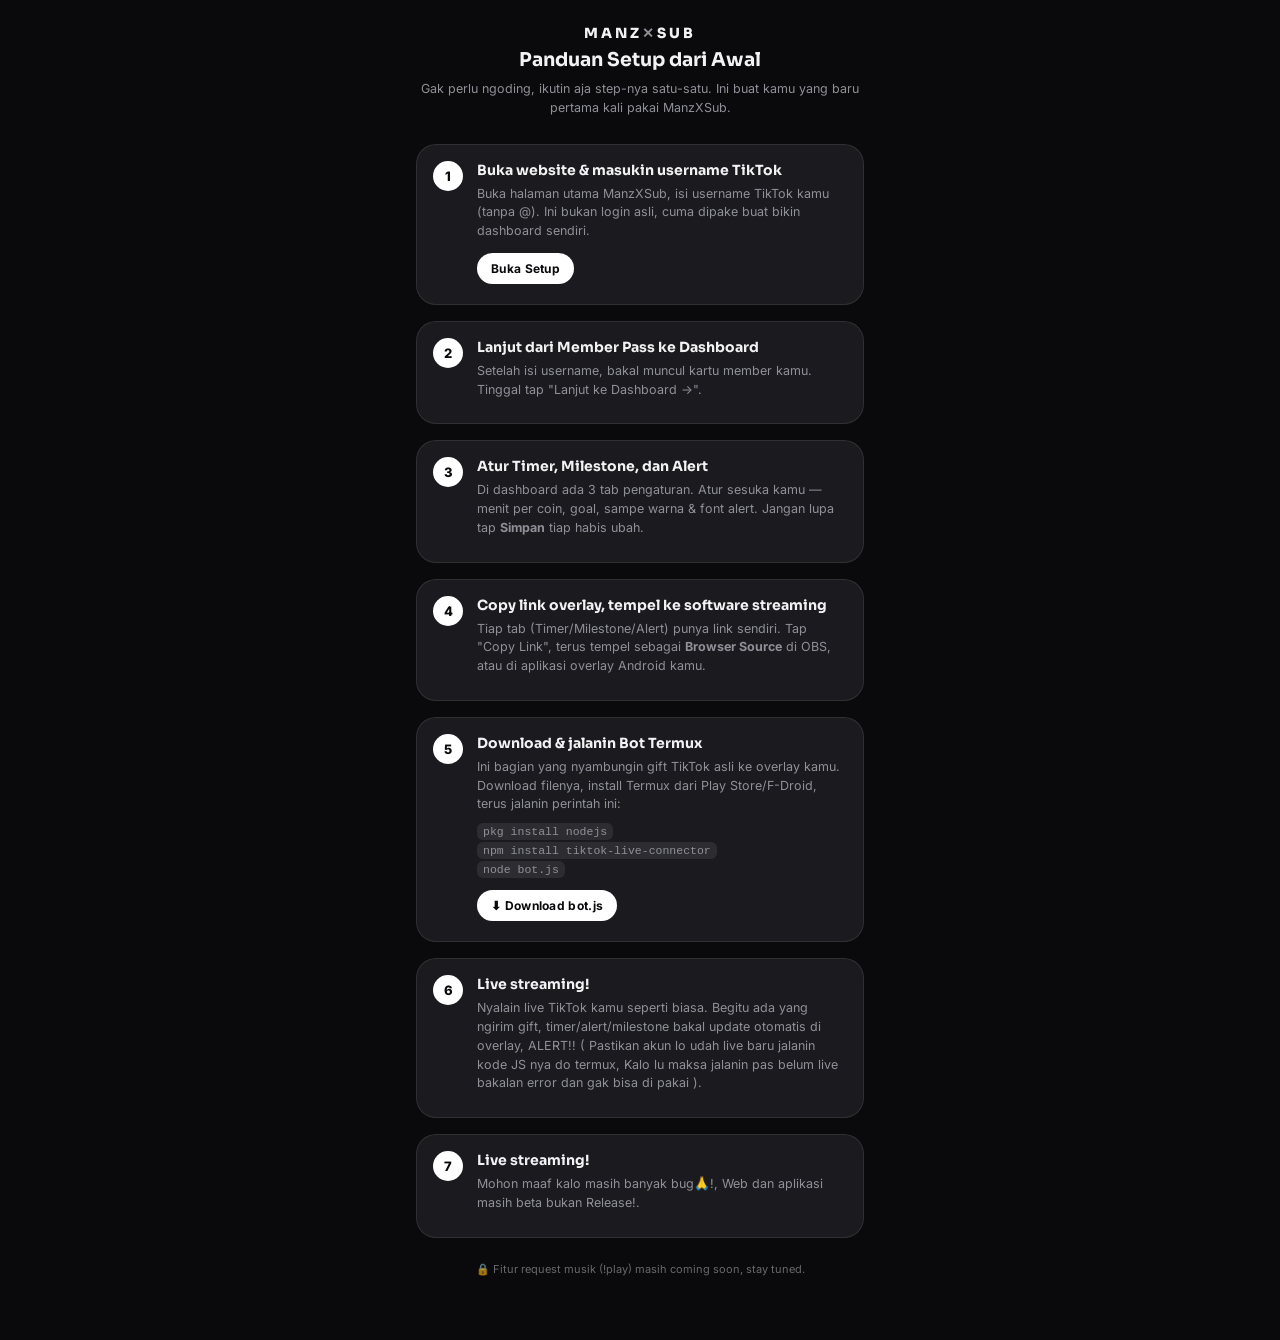
<file: panduan.html>
<!DOCTYPE html>
<html lang="id">
<head>
<meta charset="UTF-8" />
<meta name="viewport" content="width=device-width, initial-scale=1.0" />
<title>ManzXSub — Panduan Setup</title>
<link rel="stylesheet" href="style.css">
<style>
  .wrap{ max-width:480px; margin:0 auto; padding:24px 16px 60px; }
  .hero{ text-align:center; margin-bottom:26px; }
  .hero .wordmark{ font-size:14px; margin-bottom:6px; }
  .hero h1{ font-family:'Sora',sans-serif; font-size:19px; margin:2px 0 8px; }
  .hero p{ font-size:12.5px; color:var(--ink-dim); line-height:1.5; margin:0; }

  .step{
    display:flex; gap:14px; margin-bottom:16px;
    background:var(--panel-2); border:1px solid var(--line);
    border-radius:20px; padding:16px;
  }
  .step-num{
    flex:none; width:30px; height:30px; border-radius:50%;
    background:#fff; color:#0A0A0C; font-weight:800; font-size:13px;
    display:flex; align-items:center; justify-content:center;
  }
  .step-body h3{ font-family:'Sora',sans-serif; font-size:14px; margin:0 0 6px; }
  .step-body p{ font-size:12.5px; color:var(--ink-dim); line-height:1.5; margin:0 0 8px; }
  .step-body code{
    background:rgba(255,255,255,0.08); padding:2px 6px; border-radius:6px; font-size:11.5px;
  }
  .step-body .btn, .step-body a.btn{ margin-top:4px; display:inline-block; text-decoration:none; }

  .divider-note{
    text-align:center; font-size:11px; color:var(--ink-dim); opacity:.7;
    margin:24px 0 4px;
  }
</style>
</head>
<body>
<div class="wrap">
  <div class="hero">
    <div class="wordmark">MANZ<span class="x">✕</span>SUB</div>
    <h1>Panduan Setup dari Awal</h1>
    <p>Gak perlu ngoding, ikutin aja step-nya satu-satu. Ini buat kamu yang baru pertama kali pakai ManzXSub.</p>
  </div>

  <div class="step">
    <div class="step-num">1</div>
    <div class="step-body">
      <h3>Buka website & masukin username TikTok</h3>
      <p>Buka halaman utama ManzXSub, isi username TikTok kamu (tanpa @). Ini bukan login asli, cuma dipake buat bikin dashboard sendiri.</p>
      <a class="btn small" href="index.html">Buka Setup</a>
    </div>
  </div>

  <div class="step">
    <div class="step-num">2</div>
    <div class="step-body">
      <h3>Lanjut dari Member Pass ke Dashboard</h3>
      <p>Setelah isi username, bakal muncul kartu member kamu. Tinggal tap "Lanjut ke Dashboard →".</p>
    </div>
  </div>

  <div class="step">
    <div class="step-num">3</div>
    <div class="step-body">
      <h3>Atur Timer, Milestone, dan Alert</h3>
      <p>Di dashboard ada 3 tab pengaturan. Atur sesuka kamu — menit per coin, goal, sampe warna & font alert. Jangan lupa tap <b>Simpan</b> tiap habis ubah.</p>
    </div>
  </div>

  <div class="step">
    <div class="step-num">4</div>
    <div class="step-body">
      <h3>Copy link overlay, tempel ke software streaming</h3>
      <p>Tiap tab (Timer/Milestone/Alert) punya link sendiri. Tap "Copy Link", terus tempel sebagai <b>Browser Source</b> di OBS, atau di aplikasi overlay Android kamu.</p>
    </div>
  </div>

  <div class="step">
    <div class="step-num">5</div>
    <div class="step-body">
      <h3>Download & jalanin Bot Termux</h3>
      <p>Ini bagian yang nyambungin gift TikTok asli ke overlay kamu. Download filenya, install Termux dari Play Store/F-Droid, terus jalanin perintah ini:</p>
      <p><code>pkg install nodejs</code><br><code>npm install tiktok-live-connector</code><br><code>node bot.js</code></p>
      <a class="btn small" href="bot.js" download>⬇ Download bot.js</a>
    </div>
  </div>

  <div class="step">
    <div class="step-num">6</div>
    <div class="step-body">
      <h3>Live streaming!</h3>
      <p>Nyalain live TikTok kamu seperti biasa. Begitu ada yang ngirim gift, timer/alert/milestone bakal update otomatis di overlay, ALERT!! ( Pastikan akun lo udah live baru jalanin kode JS nya do termux, Kalo lu maksa jalanin pas belum live bakalan error dan gak bisa di pakai ).</p>
    </div>
  </div>

  <div class="step">
    <div class="step-num">7</div>
    <div class="step-body">
      <h3>Live streaming!</h3>
      <p>Mohon maaf kalo masih banyak bug🙏!, Web dan aplikasi masih beta bukan Release!. </p>
    </div>
  </div>

  <div class="divider-note">🔒 Fitur request musik (!play) masih coming soon, stay tuned.</div>
</div>
</body>
</html>
</file>
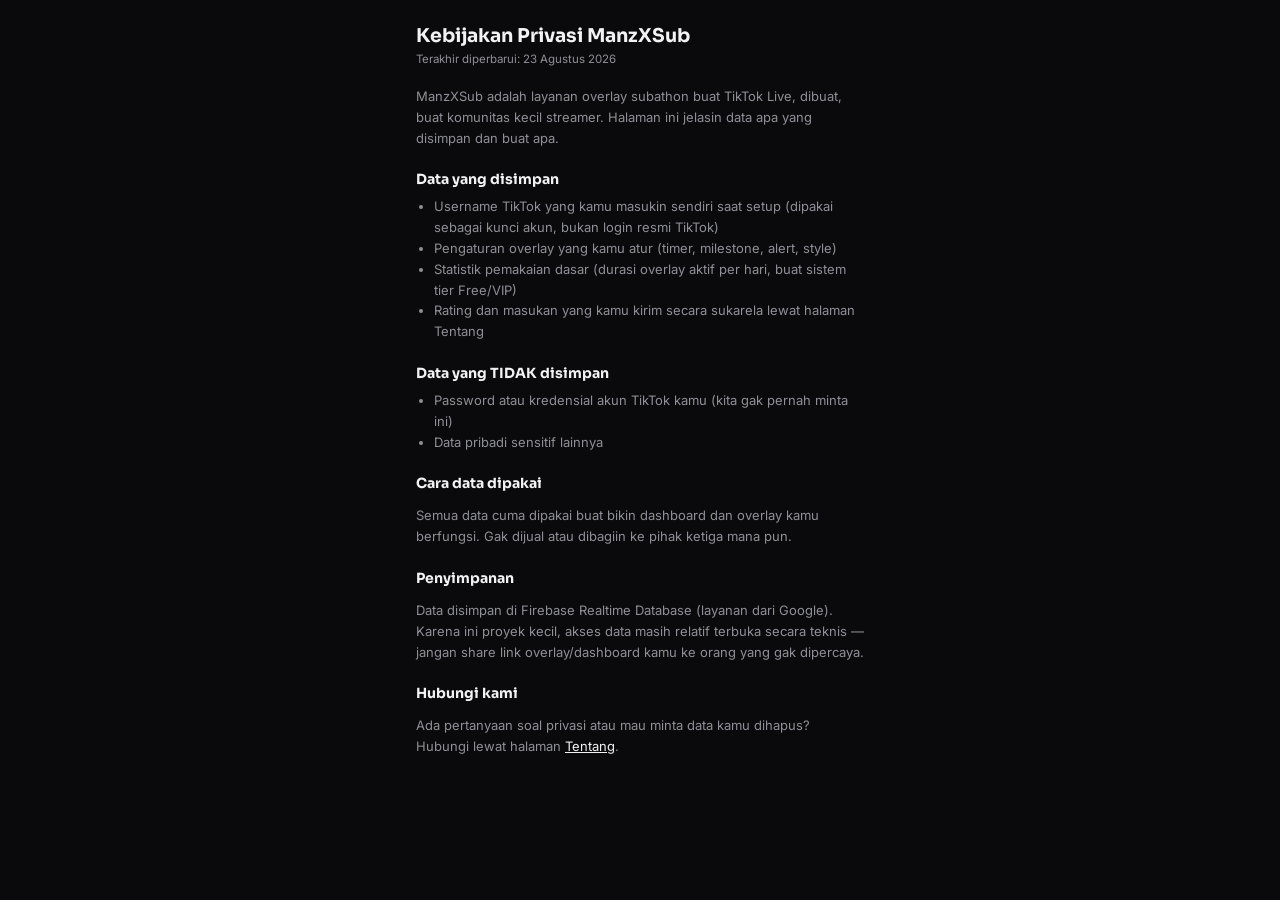
<file: privacy.html>
<!DOCTYPE html>
<html lang="id">
<head>
<meta charset="UTF-8" />
<meta name="viewport" content="width=device-width, initial-scale=1.0" />
<title>ManzXSub — Kebijakan Privasi</title>
<link rel="stylesheet" href="style.css">
<style>
  .wrap{ max-width:480px; margin:0 auto; padding:24px 16px 60px; }
  h1{ font-family:'Sora',sans-serif; font-size:19px; margin:0 0 4px; }
  .updated{ font-size:11.5px; color:var(--ink-dim); margin-bottom:20px; }
  h2{ font-family:'Sora',sans-serif; font-size:14px; margin:22px 0 8px; }
  p, li{ font-size:13px; color:var(--ink-dim); line-height:1.6; }
  ul{ padding-left:18px; margin:6px 0; }
</style>
</head>
<body>
<div class="wrap">
  <h1>Kebijakan Privasi ManzXSub</h1>
  <div class="updated">Terakhir diperbarui: 23 Agustus 2026</div>

  <p>ManzXSub adalah layanan overlay subathon buat TikTok Live, dibuat, buat komunitas kecil streamer. Halaman ini jelasin data apa yang disimpan dan buat apa.</p>

  <h2>Data yang disimpan</h2>
  <ul>
    <li>Username TikTok yang kamu masukin sendiri saat setup (dipakai sebagai kunci akun, bukan login resmi TikTok)</li>
    <li>Pengaturan overlay yang kamu atur (timer, milestone, alert, style)</li>
    <li>Statistik pemakaian dasar (durasi overlay aktif per hari, buat sistem tier Free/VIP)</li>
    <li>Rating dan masukan yang kamu kirim secara sukarela lewat halaman Tentang</li>
  </ul>

  <h2>Data yang TIDAK disimpan</h2>
  <ul>
    <li>Password atau kredensial akun TikTok kamu (kita gak pernah minta ini)</li>
    <li>Data pribadi sensitif lainnya</li>
  </ul>

  <h2>Cara data dipakai</h2>
  <p>Semua data cuma dipakai buat bikin dashboard dan overlay kamu berfungsi. Gak dijual atau dibagiin ke pihak ketiga mana pun.</p>

  <h2>Penyimpanan</h2>
  <p>Data disimpan di Firebase Realtime Database (layanan dari Google). Karena ini proyek kecil, akses data masih relatif terbuka secara teknis — jangan share link overlay/dashboard kamu ke orang yang gak dipercaya.</p>

  <h2>Hubungi kami</h2>
  <p>Ada pertanyaan soal privasi atau mau minta data kamu dihapus? Hubungi lewat halaman <a href="tentang.html" style="color:var(--ink);">Tentang</a>.</p>
</div>
</body>
</html>
</file>
<file: style.css>
@import url('https://fonts.googleapis.com/css2?family=Sora:wght@600;700;800&family=Inter:wght@400;500;600;700&family=Share+Tech+Mono&family=Orbitron:wght@700;800&display=swap');

:root{
  --bg:#0A0A0C;
  --panel:#131316;
  --panel-2:#1B1B1F;
  --line:rgba(255,255,255,0.09);
  --ink:#F2F2F4;
  --ink-dim:#8F8F97;
  --white:#FFFFFF;
  --danger:#8a8a90;
}

*{ box-sizing:border-box; }
html,body{
  margin:0; padding:0;
  background:var(--bg);
  color:var(--ink);
  font-family:'Inter',sans-serif;
  min-height:100vh;
}

.wordmark{
  font-family:'Sora',sans-serif;
  font-weight:800;
  letter-spacing:3px;
  color:var(--ink);
}
.wordmark .x{ color:var(--ink-dim); }

input[type="text"], input[type="number"]{
  background:var(--panel-2);
  border:1px solid var(--line);
  color:var(--ink);
  border-radius:14px;
  padding:11px 14px;
  font-family:'Inter',sans-serif;
  font-size:14px;
  outline:none;
  transition:border-color .2s ease;
  width:100%;
}
input[type="text"]:focus, input[type="number"]:focus{
  border-color:rgba(255,255,255,0.35);
}

button{
  font-family:'Inter',sans-serif;
  cursor:pointer;
  border:none;
}
.btn{
  position:relative;
  overflow:hidden;
  padding:11px 20px;
  border-radius:999px;
  font-weight:700;
  font-size:13px;
  letter-spacing:.3px;
  background:var(--white);
  color:var(--bg);
  transition: transform .15s ease, opacity .15s ease;
}
.btn:active{ transform:scale(0.95); }
.btn.ghost{
  background:transparent;
  color:var(--ink);
  border:1px solid var(--line);
}
.btn.small{ padding:8px 14px; font-size:12px; }
.btn.danger{ background:transparent; color:var(--danger); border:1px solid var(--line); }

.ripple{
  position:absolute; border-radius:50%;
  background:rgba(255,255,255,0.35);
  transform:scale(0);
  animation:rippleAnim .5s ease-out;
  pointer-events:none;
}
@keyframes rippleAnim{ to{ transform:scale(3); opacity:0; } }

.card{
  background:linear-gradient(180deg, var(--panel-2), var(--panel));
  border:1px solid var(--line);
  border-radius:26px;
}

.toast{
  position:fixed;
  left:50%; bottom:28px;
  transform:translate(-50%, 20px);
  background:var(--white);
  color:var(--bg);
  padding:11px 18px;
  border-radius:999px;
  font-weight:700;
  font-size:13px;
  opacity:0;
  transition: all .35s cubic-bezier(.34,1.56,.64,1);
  pointer-events:none;
}
.toast.show{ opacity:1; transform:translate(-50%, 0); }

::-webkit-scrollbar{ width:6px; height:6px; }
::-webkit-scrollbar-thumb{ background:var(--line); border-radius:99px; }

/* Efek teks & animasi bersama, dipakai di dashboard + halaman overlay */
.effect-plain{ -webkit-text-stroke:0; text-shadow:none; }
.effect-outline{ -webkit-text-stroke:2px #000; paint-order:stroke fill; text-shadow:2px 2px 0 #000; }
.effect-glow{ -webkit-text-stroke:0; }

@keyframes pvSlide{ from{ transform:translateY(-30px); opacity:0;} to{ transform:translateY(0); opacity:1;} }
@keyframes pvPop{ from{ transform:scale(0.4); opacity:0;} to{ transform:scale(1); opacity:1;} }
@keyframes pvFade{ from{ opacity:0;} to{ opacity:1;} }
.anim-slide{ animation:pvSlide .5s ease; }
.anim-pop{ animation:pvPop .45s cubic-bezier(.34,1.56,.64,1); }
.anim-fade{ animation:pvFade .6s ease; }
</file>
